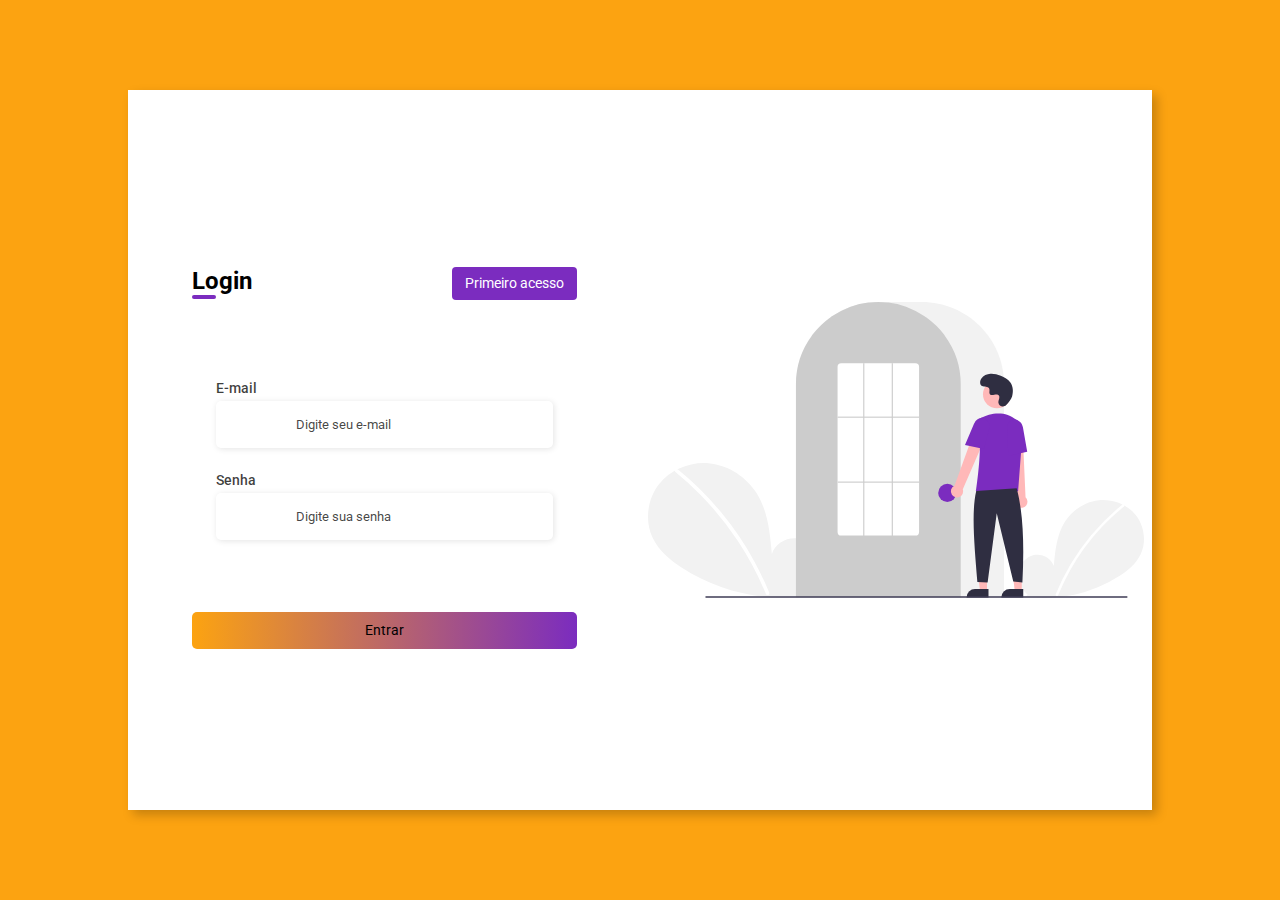
<file: Index/index.html>
<!DOCTYPE html>
<html lang="pt-br">

<head>
    <meta charset="UTF-8">
    <meta http-equiv="X-UA-Compatible" content="IE=edge">
    <meta name="viewport" content="width=device-width, initial-scale=1.0">
    <title>Index</title>
    <link rel="stylesheet" href="index.css">
</head>

<body>
    <header>
        <h1> VIDA </h1>
        <nav>
            <ul>
                <li id="logado"></li>
                <li><a onclick="sair()"> Sair </a> </li>
            </ul>
        </nav>
    </header>

    <main class="main">
        <div class="postNovo">
            <div class="postHeader">
                <div class="imgUser"><img src="../assets/img/avatar.svg"> </div>
                <div class="nameUser" id="nameUser"> Gustavo </div>
            </div>
            <form action="#" class="formulario" id="formulario">
                <textarea name="textarea" id="textarea" placeholder="No que você está pensando ?"></textarea>

                <div class="postmidia">
                    <img id="displayImage">
                    <video id="displayVideo"></video>
                    <audio id="displayAudio"></audio>
                </div>

                <div class="buttons">
                    <div class="icons">
                        <input type="file" id="fileImage" name="fileImage" accept="image/*">
                        <img src="../assets/img/imagem.png" alt="adicionar uma imagem" id="imagemInput">

                        <input type="file" id="fileVideo" name="fileVideo" accept="video/*">
                        <img src="../assets/img/video.png" alt="adicionar um video" id="videoInput">

                        <input type="file" id="fileAudio" name="fileAudio" accept="audio/*">
                        <img src="../assets/img/microfone.png" alt="adicionar um audio" id="audioInput">

                        <img src="../assets/img/desenho.png" alt="adicionar um desenho" onclick="openCanvas()">
                    </div>
                    <input class="btnSubmit" type="submit" value="Publicar" onclick="getLocation()">
                </div>
            </form>
        </div>
        <section class="sectionPosts">
            <div class="posts" id="posts"> </div>
            <div class="posts" id="postsLocal"></div>
        </section>

        <div id="canvasSection" style="display: none;">
        <div id="canvasBG">
            <div>
                <canvas id="canvas" width="500" height="500"></canvas>
                <button id="save">Salvar</button>
                <div id="controles">
                    <div id="black" class="cores" style="background-color: black;"></div>
                    <div id="orange" class="cores" style="background-color: orange;"></div>
                    <div id="purple" class="cores" style="background-color: purple;"></div>
                </div>
            </div>
        </div>
    </div>
    </main>

    <script>
        let base64
        let post = JSON.parse(localStorage.getItem('posts') || '[]');
        let userLogado = JSON.parse(localStorage.getItem('userLogado'));//Salva os dados do usuário logado em userLogado
        let logado = document.getElementById('logado');
        let nome = document.getElementById('nameUser');
        let imagem = document.getElementById('imagemInput');
        let fileIamge = document.getElementById('fileImage');
        let video = document.getElementById('videoInput');
        let fileVideo = document.getElementById('fileVideo');
        let audio = document.getElementById('audioInput');
        let fileAudio = document.getElementById('fileAudio');
        let lat="";
        let long="";

        fileImage.mostrar = false;
        fileVideo.mostrar = false;
        fileAudio.mostrar = false;

        //Verifica se usuário está logado
        if (localStorage.getItem('token') == null) {
            alert('Você precisa estar logado para acessar essa página')
            window.location.href = "../Forms/Login/login.html"
        }

        //Passa o nome do usuário para mostrar na tela
        logado.innerHTML = `Olá ${userLogado.nome}`;
        nome.innerHTML = `${userLogado.nome}`



        imagem.addEventListener('click', () => {
            fileIamge.click();
        });

        video.addEventListener('click', () => {
            fileVideo.click();
        });

         audio.addEventListener('click', () => { 
             fileAudio.click();
         });

        class Posts {

            constructor(form, textArea, posts, imagem, video, audio) {
                this.form = document.getElementById(form);
                this.textarea = document.getElementById(textArea);
                this.posts = document.getElementById(posts);
                this.postImage = document.getElementById(imagem);
                this.postVideo = document.getElementById(video);
                this.postAudio = document.getElementById(audio);

                document.querySelector(".postmidia").style.display = "none";
                this.addSubmit();
            }

            onsubmit(func) {
                this.form.addEventListener('submit', func)
            }

            postValidate(valor) {
                if (valor == '' || valor.length < 3) {
                    return false;
                }
                return true;
            }

            getTime() {
                const time = new Date();
                const date = time.getDate();
                const month = time.getMonth() + 1;
                const year = time.getFullYear();
                const hour = time.getHours();
                const minutes = time.getMinutes();
                return `${date}/${month}/${year} | ${hour}h${minutes}min`
            }

            addSubmit() {
                const submit = (event) => {
                    event.preventDefault();

                    if (this.postValidate(this.textarea.value)) {//Se possuir valor no textarea cria um post
                        const time = this.getTime(); //pega o tempo e data atual
                        const postNovo = document.createElement('div');//criando uma nova div e inserindo um post na pagina
                        postNovo.classList.add('post');

                        let textarea = this.textarea.value;
                        postNovo.innerHTML =
                            `
                                <div class="postHeaderUser">
                                    <div class="postImgUser"><img src="../assets/img/avatar.svg"></div>
                                        <div class="postNameHour">
                                            <strong>${userLogado.nome} </strong>
                                            <p>${time}</p>
                                            <p> Lat: <span id="lat">${lat}</span></p>
                                            <p> Long: <span id="long">${long}</span></p>
                                        </div>

                                </div>
                                        <p> ${textarea} </p>
                                        `;
                        var aux = 0;
                        if (this.postImage.src.indexOf("data:image") >= 0) {
                            let img = this.postImage.src;
                            postNovo.innerHTML += `<img src="${img}" style="width:30%; margin-bottom: 20px;">`;
                            aux = 1;
                            console.log(this.postImage.src);
                        }
                    

                        else if (this.postVideo.src.indexOf("data:video") >= 0)  {
                            let vdo = this.postVideo.src;
                            postNovo.innerHTML += `<video src="${vdo}" controls style="width:30%; margin-bottom: 20px;"></video>`;
                            aux = 2;
                            console.log(this.postVideo.src);
                        }

                        else if (this.postAudio.src.indexOf("data:audio") >= 0) {
                            let aud = this.postAudio.src;
                             postNovo.innerHTML += `<audio src="${aud}" controls style="width:70%; margin-bottom: 20px;"></audio>`;
                            aux = 3;
                            console.log(this.postAudio.src);
                        }

                        console.log(aux);

                        postNovo.innerHTML +=
                            ` <div class="postAction">
                                    <button type="button" class="filesPost"><img src="../assets/img/amei.png" alt="Amei"></button>
                                    <button type="button" class="filesPost"><img src="../assets/img/feliz.png" alt="Feliz"></button>
                                    <button type="button" class="filesPost"><img src="../assets/img/triste.png" alt="Triste"></button>
                                    <button type="button" class="filesPost"><img src="../assets/img/bravo.png" alt="Bravo"></button>
                                </div>
                                `;

                        window.location.reload();
                        this.posts.append(postNovo);
                        this.postImage.mostrar = false;
                        this.postImage.src = "";
                        this.postVideo.mostrar = false;
                        this.postVideo.src = "";
                        this.postAudio.mostrar = false;
                        this.postAudio.src = "";

                        document.querySelector(".postmidia").style.display = "none";
                        this.textarea.value = "";

                        if (aux == 2) {
                            post.push({

                                user: userLogado.nome,
                                contentText: textarea,
                                date: new Date().toLocaleString(),
                                video: base64,

                            })

                        } else if (aux == 1) {
                            post.push({

                                user: userLogado.nome,
                                contentText: textarea,
                                date: new Date().toLocaleString(),
                                imagem: base64,

                            })
                        } else if (aux == 3){
                            post.push({

                            user: userLogado.nome,
                            contentText: textarea,
                            date: new Date().toLocaleString(),
                            audio: base64,
                            })
                        } else {
                            post.push({

                            user: userLogado.nome,
                            contentText: textarea,
                            date: new Date().toLocaleString(),
                            })
                        }

                        localStorage.setItem("posts", JSON.stringify(post));
                        // window.Location.reload();

                    } else {
                        alert("Para fazer uma postagem é necessário que escreva algo válido");
                    }
                }
                this.onsubmit(submit);
            }
            
        }
        
        const postForm = new Posts('formulario', 'textarea', 'posts', 'displayImage', 'displayVideo', 'displayAudio');
        


        post.slice().reverse().forEach((test) => {
            if (!test.imagem && !test.video && !test.audio) {

                document.getElementById('postsLocal').innerHTML +=
                    `
                <div class="post">
                    <div class="postHeaderUser">
                        <div class="postImgUser"><img src="../assets/img/avatar.svg"></div>
                        <div class="postNameHour">
                            <strong>${test.user}</strong>
                            <p> ${test.date} </p>
                            <p> Lat: <span id="lat">${lat}</span></p>
                            <p> Long: <span id="long">${long}</span></p>
                        </div>

 
                    </div>
                            <p> ${test.contentText} </p>
                            <div class="postAction">
                                <button type="button" class="filesPost"><img src="../assets/img/amei.png" alt="Amei"></button>
                                <button type="button" class="filesPost"><img src="../assets/img/feliz.png" alt="Feliz"></button>
                                <button type="button" class="filesPost"><img src="../assets/img/triste.png" alt="Triste"></button>
                                <button type="button" class="filesPost"><img src="../assets/img/bravo.png" alt="Bravo"></button>
                                </div>
                                </div>
                                `;
            }
            else if (test.imagem) {

                document.getElementById('postsLocal').innerHTML +=
                    `
                <div class="post">
                    <div class="postHeaderUser">
                        <div class="postImgUser"><img src="../assets/img/avatar.svg"></div>
                        <div class="postNameHour">
                            <strong>${test.user}</strong>
                            <p> ${test.date} </p>
                            </div>
                            </div>
                            <p> ${test.contentText} </p>
                            <img src="${test.imagem}" style="width:30%; margin-bottom: 20px">
                            <div class="postAction">
                                <button type="button" class="filesPost"><img src="../assets/img/amei.png" alt="Amei"></button>
                                <button type="button" class="filesPost"><img src="../assets/img/feliz.png" alt="Feliz"></button>
                                <button type="button" class="filesPost"><img src="../assets/img/triste.png" alt="Triste"></button>
                                <button type="button" class="filesPost"><img src="../assets/img/bravo.png" alt="Bravo"></button>
                                </div>
                                </div>
                                `;
            }
            if (test.video) {

                document.getElementById('postsLocal').innerHTML +=
                    `
                <div class="post">
                    <div class="postHeaderUser">
                        <div class="postImgUser"><img src="../assets/img/avatar.svg"></div>
                        <div class="postNameHour">
                            <strong>${test.user}</strong>
                            <p> ${test.date} </p>
                            </div>
                            </div>
                            <p> ${test.contentText} </p>
                            <video src="${test.video}" controls style="width:80%; margin-bottom: 20px"></video>
                            
                            <div class="postAction">
                                <button type="button" class="filesPost"><img src="../assets/img/amei.png" alt="Amei"></button>
                                <button type="button" class="filesPost"><img src="../assets/img/feliz.png" alt="Feliz"></button>
                                <button type="button" class="filesPost"><img src="../assets/img/triste.png" alt="Triste"></button>
                                <button type="button" class="filesPost"><img src="../assets/img/bravo.png" alt="Bravo"></button>
                                </div>
                                </div>
                                `;
            }
            if (test.audio) {

                document.getElementById('postsLocal').innerHTML +=
                    `
                <div class="post">
                    <div class="postHeaderUser">
                        <div class="postImgUser"><img src="../assets/img/avatar.svg"></div>
                        <div class="postNameHour">
                            <strong>${test.user}</strong>
                            <p> ${test.date} </p>
                            </div>
                            </div>
                            <p> ${test.contentText} </p>
                            <audio src="${test.audio}"" controls style="width:70%; margin-bottom: 20px"></audio>
                            
                            <div class="postAction">
                                <button type="button" class="filesPost"><img src="../assets/img/amei.png" alt="Amei"></button>
                                <button type="button" class="filesPost"><img src="../assets/img/feliz.png" alt="Feliz"></button>
                                <button type="button" class="filesPost"><img src="../assets/img/triste.png" alt="Triste"></button>
                                <button type="button" class="filesPost"><img src="../assets/img/bravo.png" alt="Bravo"></button>
                                </div>
                                </div>
                                `;
            }
        })

        fileImage.addEventListener("change", function () {
            const reader = new FileReader();
            reader.addEventListener("load", () => {
                const uploadImg = reader.result;
                document.querySelector("#displayImage").mostrar = true;
                document.querySelector(".postmidia").style.display = "flex";
                document.querySelector("#displayImage").src = uploadImg;
                base64 = reader.result
            });
            reader.readAsDataURL(this.files[0]);
        });

        fileVideo.addEventListener("change", function () {
            const reader = new FileReader();
            reader.addEventListener("load", () => {
                const uploadVdo = reader.result;
                document.querySelector("#displayVideo").mostrar = true;
                document.querySelector(".postmidia").style.display = "flex";
                document.querySelector("#displayVideo").src = uploadVdo;
                base64 = reader.result
            });
            reader.readAsDataURL(this.files[0]);
        });

        fileAudio.addEventListener("change", function () {
            const reader = new FileReader();
            reader.addEventListener("load", () => {
                const uploadAud = reader.result;
                document.querySelector("#displayAudio").mostrar = true;
                document.querySelector(".postmidia").style.display = "flex";
                document.querySelector("#displayAudio").src = uploadAud;
                base64 = reader.result
            });
            reader.readAsDataURL(this.files[0]);
        });


        // function getLocation() {
        //     if ("geolocation" in navigator) {
        //         navigator.geolocation.watchPosition(locationSucess, locationError)
        //     } else {
        //         alert("Erro ao utilizar a localização");
        //     }
        // }

        // function locationSucess(data) {
        //     let latitude = data.coords.latitude;
        //     let longitude = data.coords.longitude;

        //     document.getElementById("lat").innerHTML =latitude;
        //     document.getElementById("long").innerHTML =longitude;
        // }

        // function locationError() {
        //     alert('Localização não encontrada');
        // }




const save = document.getElementById('save');
const canvasBG = document.getElementById('canvasBG');
const canvasSection = document.getElementById('canvasSection');

const orange = document.getElementById('orange');
const black = document.getElementById('black');
const purple = document.getElementById('purple');

function openCanvas(){
  let canvasSection = document.getElementById('canvasSection');
  let canvasBG = document.getElementById('canvasBG');
  canvasBG.style.display="block";
  canvasSection.style.display='block';
}



window.addEventListener("load",()=>{
    const canvas = document.getElementById('canvas');
    const context = canvas.getContext('2d');
    //variables
    context.strokeStyle='rgb(255,0,0)';
    let desenhando = false;
    function startPosition(e){
        desenhando = true;
        desenhar(e);
    }
    function stopPosition(){
        desenhando = false;
        context.beginPath();
    }
    function desenhar(e){
        if(!desenhando){
            return;
        }
        context.lineWidth = 10;
        context.lineCap = 'round';
        context.lineTo(e.clientX, e.clientY);
        context.stroke();
        context.beginPath();
        context.moveTo(e.clientX, e.clientY);
    }
    
    //event listeners
    canvas.addEventListener('mousedown', startPosition);
    canvas.addEventListener('mouseup', stopPosition);
    canvas.addEventListener('mousemove',desenhar);
    save.addEventListener('click', function() {
        console.log(canvas.value);
        const link = document.getElementById('displayImage');
        let url = canvas.toDataURL();
        link.src = canvas;
        link.style.display = 'flex';
        canvasBG.style.display = 'none';
        canvasSection.style.display='none';
   });

   orange.addEventListener('click',function(e){
    context.strokeStyle='orange';
   });
   black.addEventListener('click',function(e){
    context.strokeStyle='black';
   });
   purple.addEventListener('click',function(e){
    context.strokeStyle='purple';
   });

});

    const successCallBack = (position)=>{
            lat = position.coords.latitude;
            long = position.coords.longitude;
            
            console.log(lat);
            console.log(long);

            document.getElementById("lat").innerHTML = lat;
            document.getElementById("long").innerHTML = long;

        }
    const errorCallBack = (position)=>{
            lat="";
            long="";
        }
        
    navigator.geolocation.getCurrentPosition(successCallBack, errorCallBack); 

        //Logout 
        function sair() {
            localStorage.removeItem('token');
            localStorage.removeItem('userLogado');
            window.location.href = "../Forms/Login/login.html"
        }
    </script>
</body>

</html>
</file>
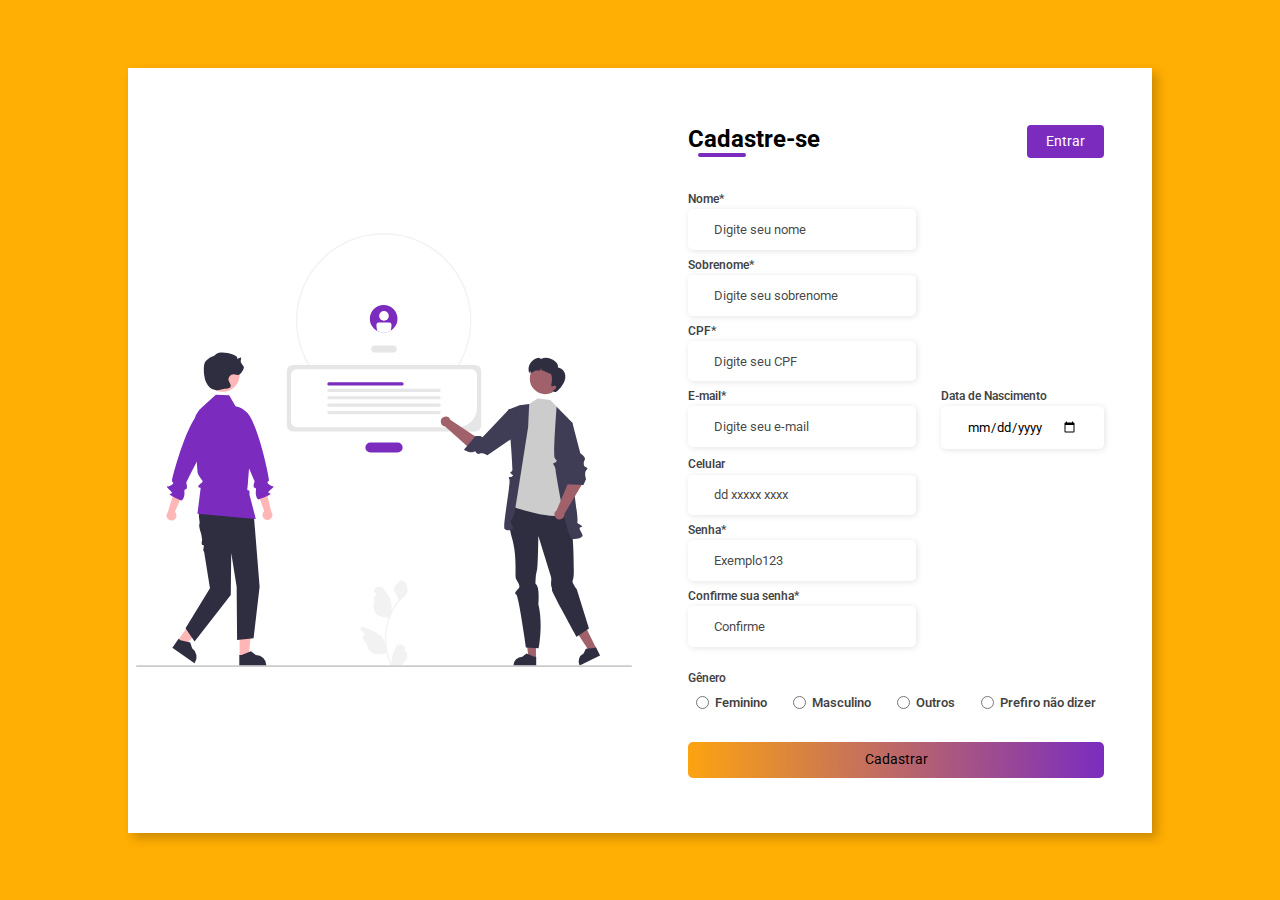
<file: Forms/Cadastro/cadastro.html>
<!DOCTYPE html>
<html lang="pt-br">
<head>
    <meta charset="UTF-8">
    <meta http-equiv="X-UA-Compatible" content="IE=edge">
    <meta name="viewport" content="width=device-width, initial-scale=1.0">
    <link rel="stylesheet" href="style.css">
    <title>Formulário de cadastro</title>
</head>
<body>
    <div class="container">
        <div class="form-image">
            <img src="../../assets/img/undraw_referral_re_0aji (1).svg" alt="">
        </div>

        <div class="form">
            <form action="#" id="formulario" onsubmit="cadastrar(event)">
                <div class="form-header">

                    <div class="title">
                        <h2> Cadastre-se</h2>
                    </div>
                    
                    <div class="login-button">
                        <a href="../Login/login.html"> Entrar </a> 
                    </div>

                </div>

                <div id="error"></div>
                <div id="success"></div>
                
                <div class="input-group"> 
                    <div class="input-box">
                        <label for="name">Nome*</label>
                        <input type="text" id="name" name="name" maxlength="15" minlength="3" placeholder="Digite seu nome" required>
                    </div>

                    <div class="input-box">
                        <label for="sobrenome">Sobrenome*</label>
                        <input type="text" id="sobrenome" name="sobrenome" placeholder="Digite seu sobrenome" maxlength="35" minlength="3"required>
                    </div>

                    <div class="input-box">
                        <label for="cpf">CPF*</label>
                        <input type="text" id="cpf" name="cpf" pattern="(\d{3}\.?\d{3}\.?\d{3}-?\d{2})" placeholder="Digite seu CPF" required>
                    </div>

                    <div class="input-box">
                        <label for="email">E-mail*</label>
                        <input type="email" id="email" name="email" placeholder="Digite seu e-mail" maxlength="30" required >
                    </div>

                    <div class="input-box">
                        <label for="birth">Data de Nascimento</label>
                        <input type="date" id="birth" name="birth">
                    </div>

                    <div class="input-box">
                        <label for="tel">Celular</label>
                        <input type="tel" id="tel" name="tel" placeholder="dd xxxxx xxxx" pattern="[0-9]{2} ?[0-9]{4,5}?-?[0-9]{4}">

                    </div>

                    <div class="input-box">
                        <label id="labelPass" for="password">Senha*</label>
                        <input type="password" id="password" name="password" placeholder="Exemplo123"  required >
                        <!-- <input type="password" id="password" name="password" placeholder="Exemplo123" pattern="(?=.*\d)(?=.*[a-z])(?=.*[A-Z]).{6,}" required oninvalid="this.setCustomValidity('Minimo de 6 caracteres, contendo letras maiusculas, minusculas e numeros ')" > -->
                    </div>

                    <div class="input-box">
                        <label id="labelcPass"for="cpassword">Confirme sua senha*</label>
                        <input type="password" id="cpassword" name="cpassword" placeholder="Confirme" required>
                    </div>
                </div>

                <div class="gender-inputs">
                    <div class="gender-title">
                        <h6>Gênero</h6>
                    </div>

                    <div class="gender-group">
                        <div class="gender-input">
                            <input type="radio" id="female" name="gender">
                            <label for="female">Feminino</label>
                        </div>

                        <div class="gender-input">
                            <input type="radio" id="male" name="gender">
                            <label for="male">Masculino</label>
                        </div>

                        <div class="gender-input">
                            <input type="radio" id="others" name="gender">
                            <label for="others">Outros</label>
                        </div>

                        <div class="gender-input">
                            <input type="radio" id="none" name="gender">
                            <label for="none">Prefiro não dizer</label>
                        </div>
                    </div>
                </div>
                    <input class="continue-button" type="submit" value="Cadastrar">
            </form>
        </div>
    </div>
    <script>
        let form = document.getElementById('formulario');

        let nome = document.querySelector('#name');
        let sobrenome = document.querySelector('#sobrenome');
        let cpf = document.querySelector('#cpf');
        let email = document.querySelector('#email');

        let labelSenha = document.querySelector('#labelPass');
        let senha = document.querySelector('#password');
        let checksenha = false;
        let labelConfirma = document.querySelector('#labelcPass');
        let confirma = document.querySelector('#cpassword');
        let checkConfirma = false;
        let error = document.querySelector('#error');
        let success = document.querySelector('#success');


        senha.addEventListener('keyup', () => {
            if (senha.value.length >5 && senha.value.match(/[a-z]+/) && senha.value.match(/[A-Z]+/) && senha.value.match(/[1-9]+/)){  
                    labelSenha.setAttribute('style', 'color: #000000c0');
                    labelSenha.innerHTML = 'Senha*';
                    senha.setAttribute('style', 'outline: 1px solid #7b2cbf');
                    checksenha = true;      
                } else {
                    labelSenha.setAttribute('style', 'color: red');
                    labelSenha.innerHTML = 'Minimo de 6 caracteres contendo:<br> Maíusculas, Minusculas e Digitos';
                    senha.setAttribute('style', 'outline: 1px solid red');  
                    checksenha = false;
                }
        });

        confirma.addEventListener('keyup', () => {
            if (senha.value != confirma.value){
                labelConfirma.setAttribute('style', 'color: red');
                labelConfirma.innerHTML = 'As senha não conferem';
                confirma.setAttribute('style', 'outline: 1px solid red');
                checkConfirma = false;  
            } else {
                labelConfirma.setAttribute('style', 'color: #000000c0');
                labelConfirma.innerHTML = 'Confirme sua senha*';
                confirma.setAttribute('style', 'outline: 1px solid #7b2cbf');
                checkConfirma = true;  
            }
        });

        function cadastrar(event){
            event.preventDefault();
            form.reportValidity();
            // if(senha.value == confirma.value) 
             if (checksenha && checkConfirma) {
                if (senha.value === confirma.value){
                    let listaUser = JSON.parse(localStorage.getItem('listaUser') || '[]')

                    listaUser.push(
                        {
                            nome: nome.value,
                            sobrenome: sobrenome.value,
                            cpf: cpf.value,
                            email: email.value,
                            senha: senha.value
                        }
                    )

                    localStorage.setItem('listaUser', JSON.stringify(listaUser));

                    success.setAttribute('style', 'display: block');
                    success.innerHTML = 'Cadastrando novo usuário..'
                    error.setAttribute('style', 'display: none');

                    setTimeout(()=>{
                        window.location.href = "../Login/login.html";  
                    },1500)
                    
                } 
            }

            else {
                error.setAttribute('style', 'display: block');
                error.innerHTML = 'Oops, verifique se preencheu todos os campos corretamente..'
                success.setAttribute('style', 'display: none');
                success.innerHTML = '';
            }
            // window.location.href = "/Forms/Login/login.html";
        }

        
    </script>
</body>
</html>
</file>
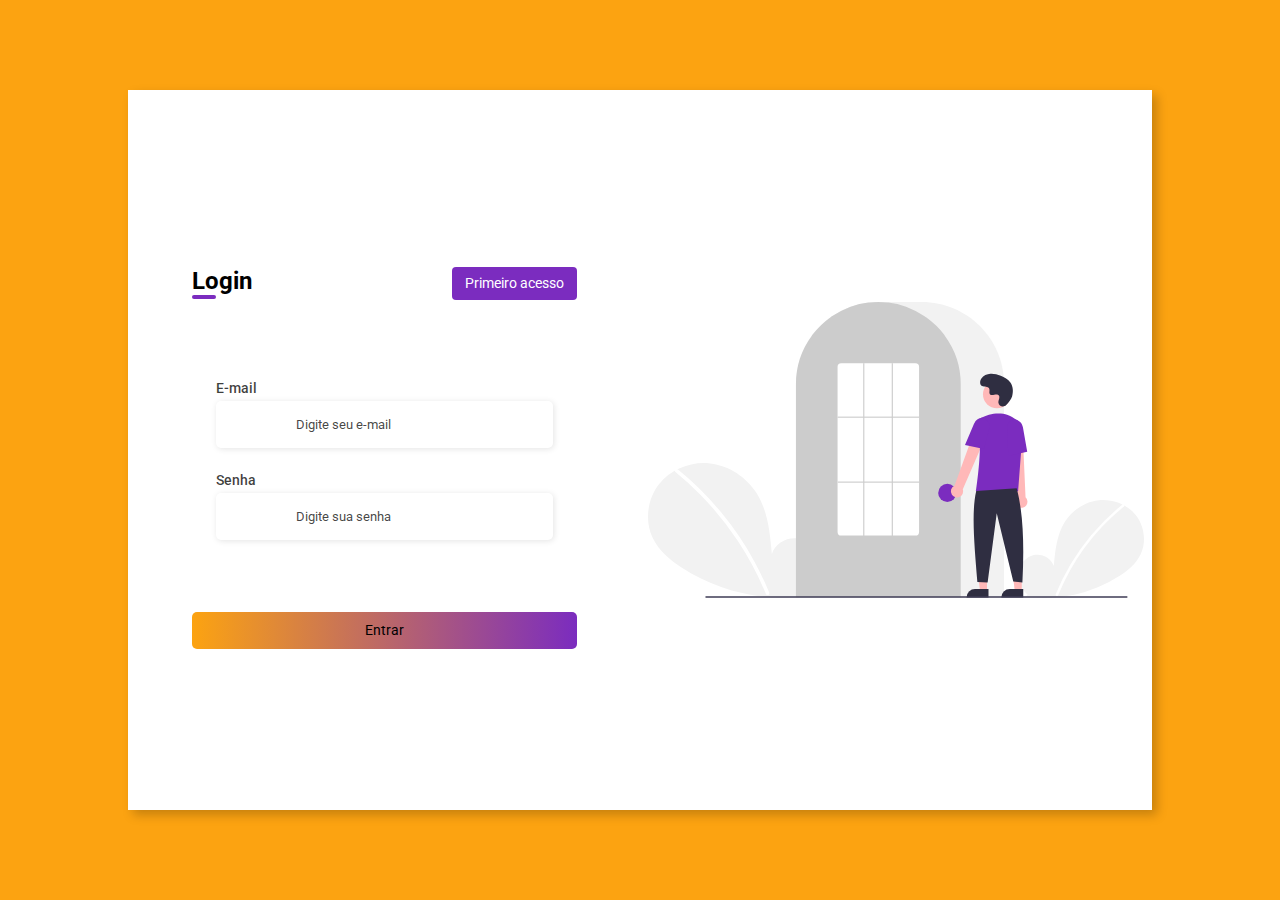
<file: Forms/Login/login.html>
<!DOCTYPE html>
<html lang="pt-br">

<head>
    <meta charset="UTF-8">
    <meta http-equiv="X-UA-Compatible" content="IE=edge">
    <meta name="viewport" content="width=device-width, initial-scale=1.0">
    <link rel="stylesheet" href="style.css">
    <title>Login</title>
</head>

<body>
    <div class="container">

        <div class="form">
            <form id="formulario" onsubmit="entrar(event)">

                <div class="form-header">
                    <div class="title">
                        <h2> Login </h2>
                    </div>
                    <div class="cadastro-button">
                        <a href="../Cadastro/cadastro.html">Primeiro acesso</a>
                    </div>
                </div>

                <div id="error"> </div>

                <div class="input-group">
                    <div class="input-box">
                        <label for="email" id="emailLabel"> E-mail</label>
                        <input type="email" name="email" id="email" placeholder="Digite seu e-mail" required>
                    </div>
                    <div class="input-box">
                        <label for="senha" id="senhaLabel"> Senha </label>
                        <input type="password" name="senha" id="senha" placeholder="Digite sua senha" required>
                    </div>
                </div>

                <input class="login-button" type="submit" value="Entrar">

            </form>
        </div>

        <div class="form-image">
            <img src="../../assets/img/undraw_login_re_4vu2 (1).svg" alt="">
        </div>
    </div>

    <script>
        form = document.getElementById('formulario');

        function entrar(event) {
            event.preventDefault();
            form.reportValidity();

            let email = document.querySelector('#email')
            let emailLabel = document.querySelector('#emailLabel')
            let senha = document.querySelector('#senha')
            let senhaLabel = document.querySelector('#senhaLabel')
            let error = document.querySelector('#error')

            let listaUser = [];

            let userValid = {
                nome: '',
                sobrenome: '',
                cpf: '',
                email: '',
                senha: ''
            }

            listaUser = JSON.parse(localStorage.getItem('listaUser'))

            listaUser.forEach((item) => {
                if (email.value == item.email && senha.value == item.senha) {

                    userValid = {
                        nome: item.nome,
                        sobrenome: item.sobrenome,
                        cpf: item.cpf,
                        email: item.email,
                        senha: item.senha
                    }
                }
            })

            // const successCallBack = (position) => {
            //         let lat = position.coords.latitude;
            //         let long = position.coords.longitude;
            //         console.log(lat);
            //         console.log(long);
            //     }
            //     const errorCallBack = (position) => {
            //         lat = "";
            //         long = "";
            //     }
            //     navigator.geolocation.getCurrentPosition(successCallBack, errorCallBack);

            if (email.value == userValid.email && senha.value == userValid.senha) {

                window.location.href = "../../Index/index.html"
                let token = Math.random().toString(16).substr(2) + Math.random().toString(16).substr(2)
                localStorage.setItem('token', token)
                // localStorage.setItem('latitude', lat),
                // localStorage.setItem('longitude', long),

                localStorage.setItem('userLogado', JSON.stringify(userValid))
            } else {
                emailLabel.setAttribute('style', 'color: red')
                email.setAttribute('style', 'outline: 1px solid red')
                senhaLabel.setAttribute('style', 'color:red')
                senha.setAttribute('style', 'outline: 1px solid red')
                error.setAttribute('style', 'display:block')
                error.innerHTML = 'Email ou senha incorretos'
                email.focus()
            }
        }
    </script>
</body>

</html>
</file>
<file: Index/index.css>
@import url('https://fonts.googleapis.com/css2?family=Roboto:ital,wght@0,100;0,300;0,400;0,500;0,700;1,400&display=swap');
*{
    margin: 0;
    padding: 0;
    box-sizing: border-box;
    font-family: 'Roboto', Sans-serif;
}

body{
    background-color: #f6f6f6;
    -webkit-font-smoot: antialiased !important;
}

header {
    width: 100%;
    height: 70px;
    background-color: #fca311;
    box-shadow: 2px 0 4px rgba(0, 0, 0, 0.3);
}


h1{
 position: absolute;   
 padding: 3px;
 float: left;
 margin-left: 4rem;
 margin-top: 10px;
 color: #7b2cbf;
}

span{
    color: #fff;
}

ul {
    width: auto;
    float: right;
    margin-top: 8px;
}

li{
    display: inline-block;
    padding: 15px 60px;
    list-style: none;
    color: #7b2cbf;
    font-weight: 400;
    font-size: 18px;
}

a{
    text-align: center;
    color: #7b2cbf;
    text-decoration: none;
    font-weight: 500;
    cursor:pointer;
}

a:hover{
    color: #fff;
    transition: 0.5s;

}

.main{
    max-width: 900px;
    margin: 0 auto;
}

.postNovo{
    width: 100%;
    height:auto;
    display: flex;
    flex-direction: column;
    align-items: flex-start;
    margin: 3rem 0;
    padding: 1.5rem;
    background-color: #fff;
    border-radius: 12px;
    box-shadow: 1px 0 3px rgba(0, 0, 0, 0.2);
}

.postNovo .postHeader {
    display: flex;
    align-items: center;
    justify-content: center;
  
}

.postNovo .postHeader .imgUser {
    width: 60px;
    height: 60px;
    border-radius: 50%;
    background-color: #fca311;
} 

.postNovo .postHeader .imgUser img {
    width: 100%;
    height: 100%;
}

.postNovo .postHeader .imgUser img:hover{
    width: 110%;
    height: 110%;
}
.postNovo .postHeader 
.nameUser{
    font-size: 16px;
    margin-left: 10px;
    font-weight: bold;
    color: #7b2cbf;
}

.postNovo form{
    display: flex;
    flex-direction: column;
    width: 100%;
}

.postNovo form textarea{
    background-color: #00000007;
    margin: 5px 0;
    padding: 35px;
    border-radius: 12px;
    resize: none;
    border: none;
    outline: none;
    font-weight: 400;
}

.postmidia {

    align-items: center;
    display: flex;
    justify-content: center;
}

.postMidia * {
    width: 100%;
}

.postNovo form .buttons{
    display: flex;
    margin-top: 1vh;
    align-items: center;
    justify-content: space-between;
}
.postNovo form .buttons .icons {
    width: 150px;
    display: flex;
    align-items: center;
    justify-content: space-between;
}

.postNovo form .buttons .icons img {
    cursor: pointer;
    transition: .2s ease-in-out;
    width: 24px;
}

.postNovo form .buttons .icons img:hover {
    width: 30px;

}

input[type='file']{
    display: none;
}
/*
.postNovo form .buttons .icons button{ 
     outline: none; 
    display: flex;
    align-items: center;
    justify-content: center;
    margin-right: 15px;
    border: 0;
    background-color: #f7f7f7;
    cursor: pointer;
    width: 30px;
} */

.postNovo form .buttons .icons input img{
    width: 18px;

}

.postNovo form .buttons .icons input img:hover{
    width: 28px;
}

.postNovo form .btnSubmit {
    width: 10%;
    font-size: 0.9rem;
    border: none;
    background: #731dbe;
    color: #fff;
    padding: 0.6rem;
    border-radius: 5px;
    cursor: pointer;
    transition:all 0.2s ease-in;
}

.postNovo form .btnSubmit:hover{
    width: 12%;
    background: #670bb8;
    letter-spacing: 0.5px;
    font-size: 0.93rem;
}


#displayImage{
    margin-top: 10px;
    width: 90px;
    height: 100px;
    border: 1px solid black;
    background-position: center;
    background-size: cover;
}

.posts .post{
    margin-bottom: 50px;
    width: 100%;
    background: #fff;
    border-radius: 12px;
    padding: 25px;
    box-shadow: 1px 0 8px rgba(0, 0, 0, 0.1);
}

.posts .postHeaderUser{
    display: flex;
    align-items: center;
}

.posts .postHeaderUser .postImgUser {
    width: 55px;
    height: 55px;
    border-radius: 50%;
    background-color: #fca311;
}
.posts .postHeaderUser .postImgUser img {
    width: 100%;
    height: 100%;
} 

.posts .postHeaderUser .postImgUser img:hover {
    width: 110%;
    height: 110%;
} 

.posts .postHeaderUser .postNameHour{
    margin-left:1rem;
}

.posts .postHeaderUser strong {
    color: #670bb8;
}

.posts  .postHeaderUser p {
    color: #00000090;
    font-weight: 400;
    font-size: 14px;
}

.posts .post >p{
    width: 100%;
    margin: 20px 0;
    font-weight: 300;
    color: #000;
    font-size:18px;

}

.posts .post .postAction{
    display: flex;
    align-items: center;
    justify-content: end;
}

.posts .post button.filesPost{

    outline: none;
    display: flex;
    align-items: center;
    justify-content: center;
    margin-right: 15px;
    border: 0;
    background-color: #fff;
    cursor: pointer;
    width: 35px;
    height: 35px;
    
}

.posts .post button.filesPost img{
 width: 60%;
}

.posts .post button.filesPost img:hover{
width: 100%;
}

*{
    padding:0;
    margin:0;
    border:0;
}

canvas{
    border: 1px solid red;
    background-color: white;

}
#controles{
    width:500px;
    height: 50px;;
    background-color:grey;
}
.cores{
    display: inline-block;
    width:20px;
    height:20px;
    border: 2px solid white;
    margin: 5px;
}
.cores:hover{
    cursor: pointer;
}
#canvasSection{

    position: fixed;
    top: 0;
    left: 0;
    height: 100%;
    width: 100%;
}
#canvasBG{
    display: block;
    justify-content: center;
    align-items: center;
    width: 100%;
    height: 100%;
    background-color: rgba(0, 0, 0, 0.747);
    /*text-align: center;*/
}
.canvasBG > div{
    /*margin: auto;*/
}
</file>
<file: Forms/Cadastro/style.css>
@import url('https://fonts.googleapis.com/css2?family=Roboto:ital,wght@0,100;0,300;0,400;0,500;0,700;1,400&display=swap');
* {
    padding: 0;
    margin: 0;
    box-sizing: border-box;
    font-family: 'Roboto', Sans-serif;
}

body {
    width: 100%;
    height: 100vh;
    display: flex;
    justify-content: center;
    align-items: center;
    background-color: #ffae03;
}

.container{
    width: 80%;
    height: 85vh;
    display: flex;
    box-shadow: 5px 5px 10px rgba(0, 0, 0, 0.212);
}

.form-image {
    width: 50%;
    display: flex;
    justify-content: center;
    align-items: center;
    background-color: #ffff;
    ;
    padding: 1rem;
}

.form-image img {
    width: 31rem;
}

.form {
    width: 50%;
    display: flex;
    justify-content: center;
    align-items: center;
    flex-direction: column;
    background-color: #fff;
    padding: 3rem;
}

.form-header {
    margin-top: 0.2rem;
    margin-bottom: 1.1rem;
    display: flex;
    justify-content: space-between;
}

.login-button {
    display: flex;
    align-items: center;
}

.login-button a{
    border: none;
    text-decoration: none;
    background-color: #7b2cbf;
    font-size: 0.9rem;
    color: #fff;
    padding: 0.5rem 1.2rem;
    border-radius: 4px;
    cursor:pointer;
    transition:all 0.2s ease-out;
}

.login-button a:hover {
    letter-spacing: 0.9px;
}

.form-header h2::after {
    content: '';
    display: block;
    width: 3rem;
    height: 0.25rem;
    background-color: #7b2cbf;
    margin: 0 10px auto;
    position:absolute;
    border-radius: 30px;
}

.form #error{
    text-align: center;
    color: #ff0000;
    background-color: #ffbbbb;
    padding: 10px;
    border-radius: 5px;
    display: none;
}
.form #success{
    text-align: center;
    color: #00bb00;
    background-color: #bbffbe;
    padding: 10px;
    border-radius: 5px;
    display: none;
}

.input-group {
    display: flex;
    flex-wrap: wrap;
    justify-content: space-between;
    padding: 1rem 0;
}

.input-box {
    display: flex;
    flex-direction: column;
    margin-bottom: 0.3rem;   
}

.input-box input {
    margin: 0.2rem 0;
    padding: 0.8rem 1.6rem;
    border: none;
    border-radius: 5px;
    box-shadow: 1px 1px 6px #0000001c;
}

.input-box input:hover{
    background-color: #eeeeee75;
}

.input-box input:focus-visible {
    outline: 1px solid #7b2cbf;
}

.input-box label,
.gender-title h6 {
    font-size: 0.75rem;
    font-weight: 600;
    color: #000000c0;
}

.input-box input::placeholder {
    color: #000000be;
}

.gender-group {
    display: flex;
    justify-content: space-between;
    margin-top: 0.62rem;
    padding: 0 0.5rem;
}

.gender-input {
    display: flex;
    align-items: center;
}

.gender-input input {
    margin-right: 0.35rem;
}

.gender-input label {
    font-size: 0.81rem;
    font-weight: 600;
    color: #000000c0;
}

.continue-button {
    width: 100%;
    font-size: 0.9rem;
    margin-top: 2rem;
    border: none;
    background: linear-gradient(to left, #7b2cbf, #fca311);
    color: #000;
    padding: 0.6rem;
    border-radius: 5px;
    cursor: pointer;
    transition:all 0.2s ease-in;
}

.continue-button:hover {
    background: linear-gradient(to right, #7b2cbf, #fca311); 
    color: #202020;
    letter-spacing: 0.5px;
    font-size: 0.93rem;
}

@media screen and (max-width: 1220px){
    .form-image{
        display: none;
    }
    .container {
        width: 50%;
    }
    .form{
        width: 100%;
    }
}

@media screen and (max-width:1000px){
    .container {
        width: 90%;
        height: auto;
    }
    .input-group{
        flex-direction: column;
        overflow-y: scroll;
        flex-wrap: nowrap;
        max-height: 13rem;
        padding-right: 5rem;
        padding-left: 0.5rem;
    }
    .gender-inputs {
        margin-top: 1.5rem
    }
    .gender-group {
        flex-direction: column;
    }
    .gender-input {
        margin-top: 0.5rem
    }
}
</file>
<file: Forms/Login/style.css>
@import url('https://fonts.googleapis.com/css2?family=Roboto:ital,wght@0,100;0,300;0,400;0,500;0,700;1,400&display=swap');
*{
    margin: 0;
    box-sizing: border-box;
    font-family: 'Roboto', Sans-serif;
}

body {
    width: 100%;
    height: 100vh;
    display: flex;
    justify-content: center;
    align-items: center;
    background-color: #fca311;
}

.container {
    width: 80%;
    height: 80vh;
    display: flex;
    box-shadow: 5px 5px 10px rgba(0, 0, 0, 0.212);
}

.form {
    width: 50%;
    display: flex;
    justify-content: center;
    align-items: center;
    flex-direction: column;
    background-color: #fff;
    padding: 3rem;
}

.form-header {
    margin-top: 1rem;
    margin-bottom: 2rem;
    display: flex;
    justify-content: space-between;
}

.cadastro-button {
    display: flex;
    align-items: center;
}

.cadastro-button a{
    border: none;
    background-color: #7b2cbf;
    color: #fff;
    padding: 0.5rem 0.8rem;
    font-size:0.9rem;
    border-radius: 4px;
    cursor:pointer;
    text-decoration: none;
    transition:all 0.2s ease-out;
}

.cadastro-button a:hover {
    letter-spacing: 0.9px;
}

.form-header h2::after {
    content: '';
    display: block;
    width: 1.5rem;
    height: 0.25rem;
    background-color: #7b2cbf;
    margin: 0 auto;
    position: absolute;
    border-radius: 20px;
}

.form #error{
    text-align: center;
    color: #ff0000;
    background-color: #ffbbbb;
    padding: 10px;
    border-radius: 5px;
    display: none;
}

.input-group {
    display:block;
    /* justify-content: space-between; */
    padding: 3rem 1.5rem;
}

.input-box {
    display: flex;
    flex-direction: column;
    margin-bottom: 1.5rem;   
}

.input-box input {
    margin: 0rem 0;
    padding: 1rem 5rem;
    border: none;
    border-radius: 5px;
    box-shadow: 1px 1px 6px #0000001c;
}

.input-box input:hover{
    background-color: #eeeeee75;
}

.input-box input:focus-visible {
    outline: 1px solid #7b2cbf;
}

.input-box label{
    font-size: 0.85rem;
    font-weight: 500;
    margin-bottom: 5px;
    color: #000000c0;
}

.input-box input::placeholder {
    color: #000000be;
}

.form-image {
    width: 50%;
    display: flex;
    justify-content: center;
    align-items: center;
    background-color: #fff;
    padding: 1rem;
}

.form-image img {
    width: 31rem;
}

.login-button {
    width: 100%;
    font-size: 0.9rem;
    margin-top: 0rem;
    border: none;
    background: linear-gradient(to left, #7b2cbf, #fca311);
    color: #000;
    padding: 0.6rem;
    border-radius: 5px;
    cursor: pointer;
    transition:all 0.2s ease-in;
}

.login-button:hover {
    background: linear-gradient(to right, #7b2cbf, #fca311); 
    color: #202020;
    letter-spacing: 0.5px;
    font-size: 0.95rem;
}


@media screen and (max-width: 1220px){
    .form-image{
        display: none;
    }
    .container {
        width: 50%;
    }
    .form{
        width: 100%;
    }
}

 @media screen and (max-width:700px){
    .container {
        width: 75%;
        height: auto;
    }

    .form-header {
        margin-top: 0rem;
        margin-bottom: 1rem;
        display: flex;
        justify-content:space-around;

    }

    .input-group input {
        /* max-height: 18rem; */
        /* flex-direction: column; */
        max-height: 18em;
        /* padding-right: 5rem;
        padding-left: 0.5rem; */
        flex-wrap: nowrap;
        padding-right: 5rem;
        padding-left: 0.5rem;
    }

}
</file>
